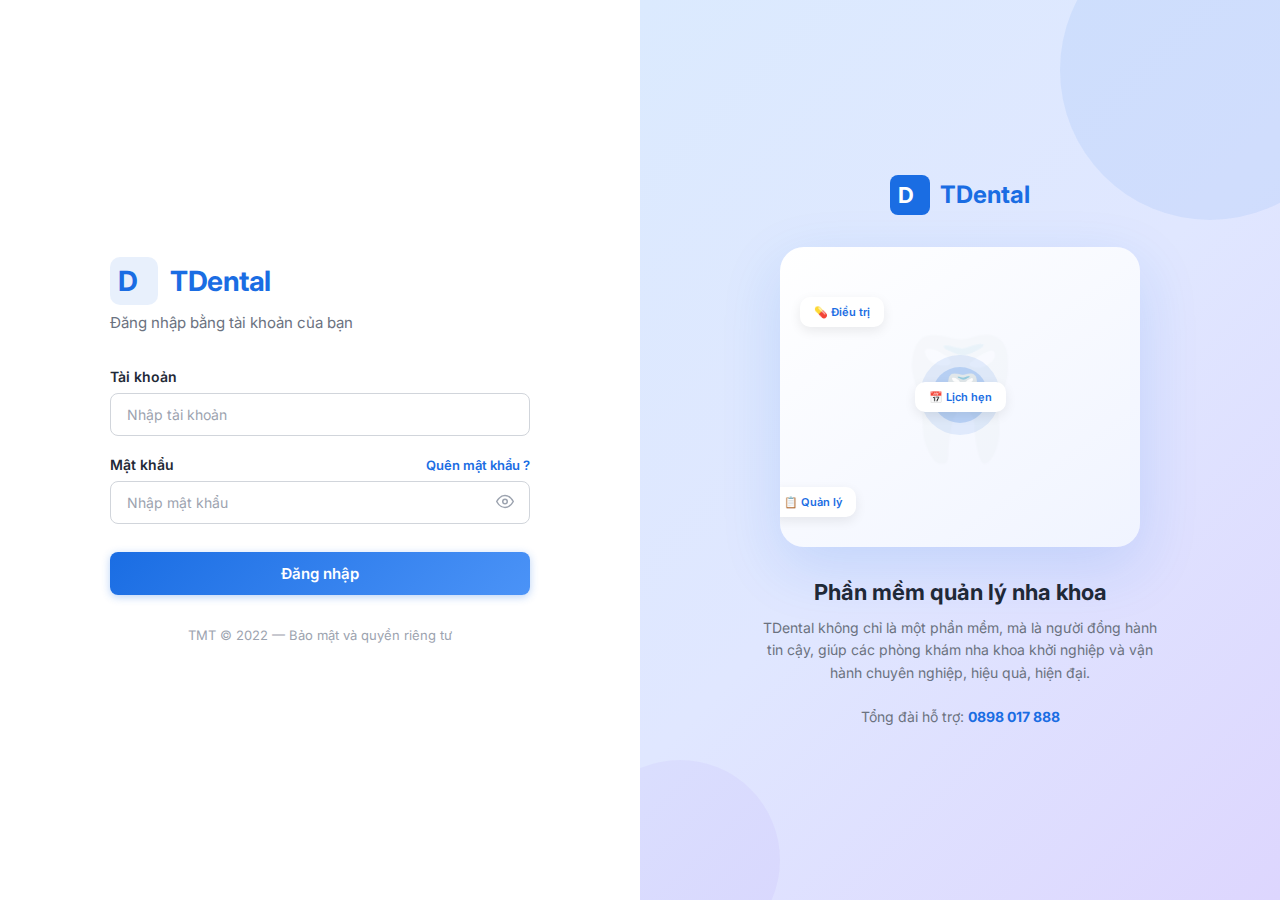
<file: scraper-web/login.html>
<!DOCTYPE html>
<html lang="vi">

<head>
    <meta charset="UTF-8">
    <meta name="viewport" content="width=device-width, initial-scale=1.0">
    <title>TDental – Đăng nhập</title>
    <meta name="description" content="TDental - Đăng nhập phần mềm quản lý nha khoa">
    <link href="https://fonts.googleapis.com/css2?family=Inter:wght@400;500;600;700&display=swap" rel="stylesheet">
    <style>
        * {
            margin: 0;
            padding: 0;
            box-sizing: border-box;
        }

        body {
            font-family: 'Inter', -apple-system, sans-serif;
            min-height: 100vh;
            display: flex;
            background: #f0f2f5;
        }

        /* ── LEFT PANEL ── */
        .login-left {
            flex: 1;
            display: flex;
            flex-direction: column;
            justify-content: center;
            align-items: center;
            padding: 40px;
            background: #fff;
        }

        .login-form-container {
            width: 100%;
            max-width: 420px;
        }

        .login-logo {
            display: flex;
            align-items: center;
            gap: 12px;
            margin-bottom: 8px;
        }

        .login-logo svg {
            width: 48px;
            height: 48px;
        }

        .login-logo h1 {
            font-size: 28px;
            font-weight: 700;
            color: #1A6DE3;
            letter-spacing: -0.5px;
        }

        .login-subtitle {
            font-size: 15px;
            color: #6b7280;
            margin-bottom: 36px;
        }

        .form-group {
            margin-bottom: 20px;
        }

        .form-label {
            display: flex;
            align-items: center;
            justify-content: space-between;
            margin-bottom: 8px;
            font-size: 14px;
            font-weight: 600;
            color: #1f2937;
        }

        .forgot-link {
            font-size: 13px;
            font-weight: 600;
            color: #1A6DE3;
            text-decoration: none;
            cursor: pointer;
        }

        .forgot-link:hover {
            text-decoration: underline;
        }

        .form-input-wrap {
            position: relative;
        }

        .form-input {
            width: 100%;
            padding: 12px 16px;
            border: 1px solid #d1d5db;
            border-radius: 8px;
            font-size: 14px;
            font-family: inherit;
            color: #1f2937;
            outline: none;
            transition: border-color .2s, box-shadow .2s;
        }

        .form-input:focus {
            border-color: #1A6DE3;
            box-shadow: 0 0 0 3px rgba(26, 109, 227, 0.1);
        }

        .form-input::placeholder {
            color: #9ca3af;
        }

        .password-toggle {
            position: absolute;
            right: 12px;
            top: 50%;
            transform: translateY(-50%);
            background: none;
            border: none;
            cursor: pointer;
            color: #9ca3af;
            padding: 4px;
        }

        .password-toggle:hover {
            color: #6b7280;
        }

        .password-toggle svg {
            width: 18px;
            height: 18px;
        }

        .login-btn {
            width: 100%;
            padding: 12px;
            background: linear-gradient(135deg, #1A6DE3, #4b93f7);
            color: #fff;
            border: none;
            border-radius: 8px;
            font-size: 15px;
            font-weight: 600;
            font-family: inherit;
            cursor: pointer;
            transition: all .2s;
            box-shadow: 0 2px 8px rgba(26, 109, 227, 0.3);
            margin-top: 8px;
        }

        .login-btn:hover {
            background: linear-gradient(135deg, #1557b8, #3b82f6);
            box-shadow: 0 4px 12px rgba(26, 109, 227, 0.4);
            transform: translateY(-1px);
        }

        .login-btn:active {
            transform: translateY(0);
        }

        .login-btn.loading {
            opacity: 0.7;
            pointer-events: none;
        }

        .login-footer {
            text-align: center;
            margin-top: 32px;
            font-size: 13px;
            color: #9ca3af;
        }

        .login-error {
            background: #fef2f2;
            border: 1px solid #fecaca;
            color: #dc2626;
            padding: 10px 14px;
            border-radius: 8px;
            font-size: 13px;
            margin-bottom: 16px;
            display: none;
        }

        .login-error.show {
            display: block;
        }

        /* ── RIGHT PANEL ── */
        .login-right {
            flex: 1;
            background: linear-gradient(135deg, #dbeafe 0%, #e0e7ff 50%, #ddd6fe 100%);
            display: flex;
            flex-direction: column;
            align-items: center;
            justify-content: center;
            padding: 40px;
            position: relative;
            overflow: hidden;
        }

        .login-right::before {
            content: '';
            position: absolute;
            top: -80px;
            right: -80px;
            width: 300px;
            height: 300px;
            background: rgba(26, 109, 227, 0.08);
            border-radius: 50%;
        }

        .login-right::after {
            content: '';
            position: absolute;
            bottom: -60px;
            left: -60px;
            width: 200px;
            height: 200px;
            background: rgba(139, 92, 246, 0.06);
            border-radius: 50%;
        }

        .right-logo {
            display: flex;
            align-items: center;
            gap: 10px;
            margin-bottom: 32px;
            position: relative;
            z-index: 1;
        }

        .right-logo svg {
            width: 40px;
            height: 40px;
        }

        .right-logo span {
            font-size: 24px;
            font-weight: 700;
            color: #1A6DE3;
        }

        .right-illustration {
            width: 360px;
            height: 300px;
            background: linear-gradient(145deg, #fff, #f0f4ff);
            border-radius: 24px;
            display: flex;
            align-items: center;
            justify-content: center;
            box-shadow: 0 20px 60px rgba(26, 109, 227, 0.15);
            margin-bottom: 32px;
            position: relative;
            z-index: 1;
            overflow: hidden;
        }

        .right-illustration .tooth-icon {
            font-size: 120px;
            opacity: 0.15;
            position: absolute;
        }

        .right-illustration .main-icon {
            position: relative;
            z-index: 2;
        }

        .right-illustration .float-card {
            position: absolute;
            background: #fff;
            padding: 8px 14px;
            border-radius: 10px;
            box-shadow: 0 4px 12px rgba(0, 0, 0, 0.08);
            font-size: 11px;
            font-weight: 600;
            color: #1A6DE3;
            z-index: 3;
            animation: floatAnim 3s ease-in-out infinite;
        }

        .float-card:nth-child(2) {
            top: 20px;
            right: -10px;
            animation-delay: 0.5s;
        }

        .float-card:nth-child(3) {
            bottom: 30px;
            left: -10px;
            animation-delay: 1s;
        }

        .float-card:nth-child(4) {
            top: 50px;
            left: 20px;
            animation-delay: 1.5s;
        }

        @keyframes floatAnim {

            0%,
            100% {
                transform: translateY(0);
            }

            50% {
                transform: translateY(-8px);
            }
        }

        .right-title {
            font-size: 22px;
            font-weight: 700;
            color: #1f2937;
            text-align: center;
            margin-bottom: 12px;
            position: relative;
            z-index: 1;
        }

        .right-desc {
            font-size: 14px;
            color: #6b7280;
            text-align: center;
            max-width: 400px;
            line-height: 1.6;
            position: relative;
            z-index: 1;
        }

        .right-hotline {
            margin-top: 24px;
            font-size: 14px;
            color: #6b7280;
            position: relative;
            z-index: 1;
        }

        .right-hotline a {
            color: #1A6DE3;
            font-weight: 700;
            text-decoration: none;
        }

        /* ── RESPONSIVE ── */
        @media (max-width: 900px) {
            body {
                flex-direction: column;
            }

            .login-right {
                display: none;
            }

            .login-left {
                min-height: 100vh;
            }
        }
    </style>
</head>

<body>

    <div class="login-left">
        <div class="login-form-container">
            <div class="login-logo">
                <svg viewBox="0 0 48 48" fill="none">
                    <rect width="48" height="48" rx="10" fill="#1A6DE3" opacity="0.1" />
                    <text x="8" y="34" font-size="28" font-weight="bold" fill="#1A6DE3"
                        font-family="Inter, sans-serif">D</text>
                </svg>
                <h1>TDental</h1>
            </div>
            <p class="login-subtitle">Đăng nhập bằng tài khoản của bạn</p>

            <div class="login-error" id="loginError"></div>

            <form id="loginForm" onsubmit="handleLogin(event)">
                <div class="form-group">
                    <label class="form-label">Tài khoản</label>
                    <input type="text" class="form-input" id="username" placeholder="Nhập tài khoản"
                        autocomplete="username">
                </div>
                <div class="form-group">
                    <div class="form-label">
                        <span>Mật khẩu</span>
                        <a class="forgot-link">Quên mật khẩu ?</a>
                    </div>
                    <div class="form-input-wrap">
                        <input type="password" class="form-input" id="password" placeholder="Nhập mật khẩu"
                            autocomplete="current-password">
                        <button type="button" class="password-toggle" onclick="togglePassword()">
                            <svg viewBox="0 0 24 24" fill="none" stroke="currentColor" stroke-width="2" id="eyeIcon">
                                <path d="M1 12s4-8 11-8 11 8 11 8-4 8-11 8-11-8-11-8z" />
                                <circle cx="12" cy="12" r="3" />
                            </svg>
                        </button>
                    </div>
                </div>
                <button type="submit" class="login-btn" id="loginBtn">Đăng nhập</button>
            </form>

            <div class="login-footer">TMT © 2022 — Bảo mật và quyền riêng tư</div>
        </div>
    </div>

    <div class="login-right">
        <div class="right-logo">
            <svg viewBox="0 0 40 40" fill="none">
                <rect width="40" height="40" rx="8" fill="#1A6DE3" />
                <text x="8" y="28" font-size="22" font-weight="bold" fill="white">D</text>
            </svg>
            <span>TDental</span>
        </div>
        <div class="right-illustration">
            <div class="tooth-icon">🦷</div>
            <div class="main-icon">
                <svg width="100" height="100" viewBox="0 0 100 100" fill="none">
                    <circle cx="50" cy="50" r="40" fill="#1A6DE3" opacity="0.1" />
                    <circle cx="50" cy="50" r="28" fill="#1A6DE3" opacity="0.2" />
                    <text x="30" y="60" font-size="36" fill="#1A6DE3">🦷</text>
                </svg>
            </div>
            <div class="float-card">📋 Quản lý</div>
            <div class="float-card">💊 Điều trị</div>
            <div class="float-card">📅 Lịch hẹn</div>
        </div>
        <h2 class="right-title">Phần mềm quản lý nha khoa</h2>
        <p class="right-desc">
            TDental không chỉ là một phần mềm, mà là người đồng hành tin cậy,
            giúp các phòng khám nha khoa khởi nghiệp và vận hành
            chuyên nghiệp, hiệu quả, hiện đại.
        </p>
        <div class="right-hotline">
            Tổng đài hỗ trợ: <a href="tel:0898017888">0898 017 888</a>
        </div>
    </div>

    <script>
        function togglePassword() {
            const pw = document.getElementById('password');
            pw.type = pw.type === 'password' ? 'text' : 'password';
        }

        async function handleLogin(e) {
            e.preventDefault();
            const btn = document.getElementById('loginBtn');
            const err = document.getElementById('loginError');
            const user = document.getElementById('username').value.trim();
            const pass = document.getElementById('password').value;

            if (!user || !pass) {
                err.textContent = 'Vui lòng nhập tài khoản và mật khẩu';
                err.classList.add('show');
                return;
            }

            btn.classList.add('loading');
            btn.textContent = 'Đang đăng nhập...';
            err.classList.remove('show');

            try {
                const res = await fetch('/api/login', {
                    method: 'POST',
                    headers: { 'Content-Type': 'application/json' },
                    body: JSON.stringify({ username: user, password: pass })
                });
                const data = await res.json();
                if (data.success) {
                    localStorage.setItem('tdental_user', JSON.stringify(data.user));
                    window.location.href = '/';
                } else {
                    err.textContent = data.message || 'Sai tài khoản hoặc mật khẩu';
                    err.classList.add('show');
                }
            } catch (ex) {
                // For demo, just redirect
                localStorage.setItem('tdental_user', JSON.stringify({ name: user, role: 'admin' }));
                window.location.href = '/';
            }
            btn.classList.remove('loading');
            btn.textContent = 'Đăng nhập';
        }
    </script>
</body>

</html>
</file>
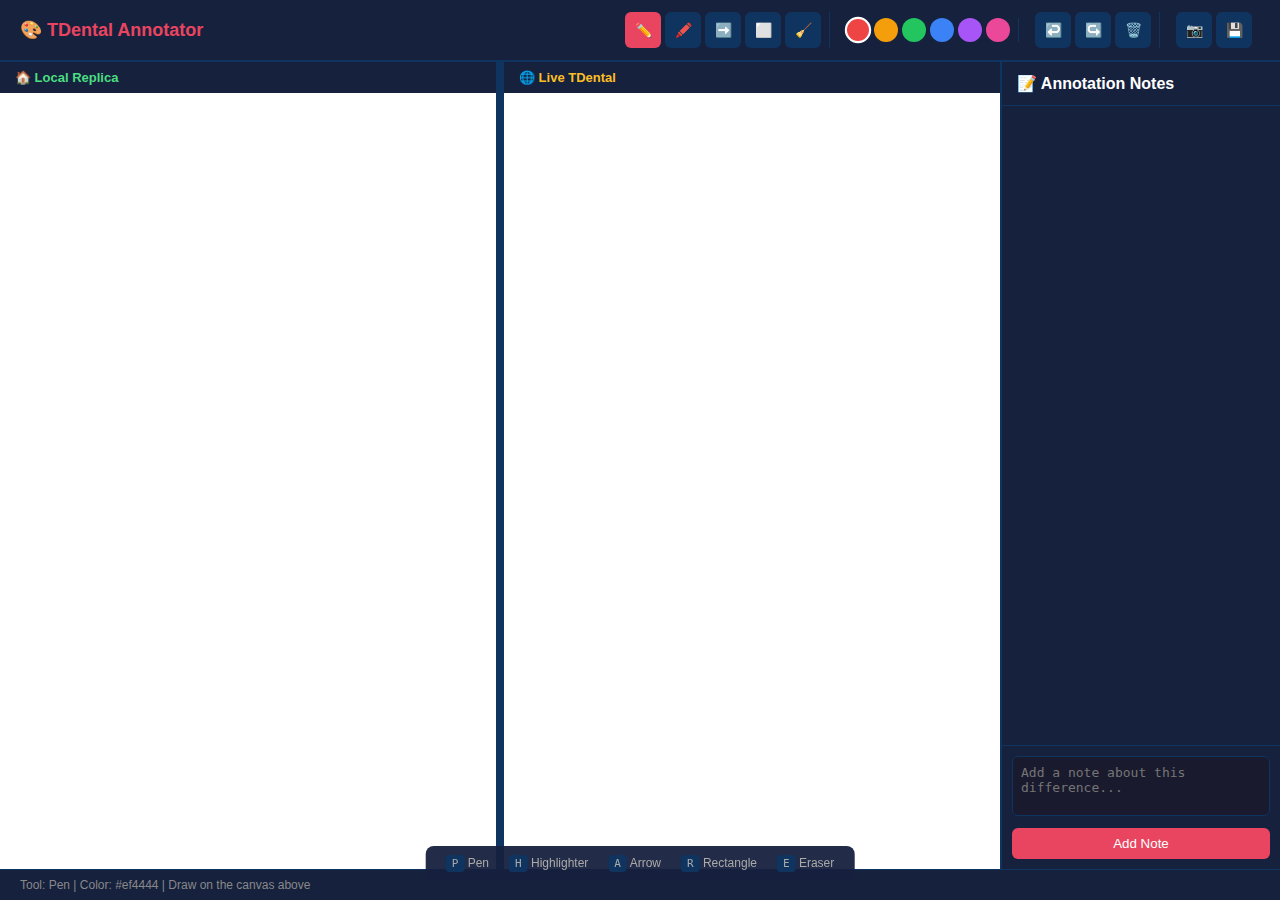
<file: scraper-web/static/annotate.html>
<!DOCTYPE html>
<html lang="vi">

<head>
    <meta charset="UTF-8">
    <meta name="viewport" content="width=device-width, initial-scale=1.0">
    <title>TDental Annotator - Smart Design Review</title>
    <style>
        * {
            margin: 0;
            padding: 0;
            box-sizing: border-box;
        }

        body {
            font-family: -apple-system, BlinkMacSystemFont, 'Segoe UI', Roboto, sans-serif;
            background: #1a1a2e;
            color: #fff;
            height: 100vh;
            display: flex;
            flex-direction: column;
            overflow: hidden;
        }

        .header {
            background: #16213e;
            padding: 12px 20px;
            display: flex;
            align-items: center;
            justify-content: space-between;
            border-bottom: 2px solid #0f3460;
            z-index: 100;
        }

        .header h1 {
            font-size: 18px;
            color: #e94560;
        }

        .toolbar {
            display: flex;
            gap: 8px;
            align-items: center;
        }

        .toolbar-group {
            display: flex;
            gap: 4px;
            padding: 0 8px;
            border-right: 1px solid #0f3460;
        }

        .toolbar-group:last-child {
            border-right: none;
        }

        .tool-btn {
            width: 36px;
            height: 36px;
            border: none;
            border-radius: 6px;
            background: #0f3460;
            color: #fff;
            cursor: pointer;
            display: flex;
            align-items: center;
            justify-content: center;
            font-size: 14px;
            transition: all 0.2s;
        }

        .tool-btn:hover {
            background: #1a4a7a;
        }

        .tool-btn.active {
            background: #e94560;
        }

        .color-picker {
            display: flex;
            gap: 4px;
        }

        .color-dot {
            width: 24px;
            height: 24px;
            border-radius: 50%;
            cursor: pointer;
            border: 2px solid transparent;
        }

        .color-dot:hover,
        .color-dot.active {
            border-color: #fff;
            transform: scale(1.1);
        }

        .main-content {
            flex: 1;
            display: flex;
            position: relative;
            overflow: hidden;
        }

        .canvas-container {
            position: absolute;
            top: 0;
            left: 0;
            right: 0;
            bottom: 0;
            pointer-events: none;
            z-index: 10;
        }

        #annotationCanvas {
            position: absolute;
            top: 0;
            left: 0;
            width: 100%;
            height: 100%;
            pointer-events: auto;
            cursor: crosshair;
        }

        .iframe-wrapper {
            flex: 1;
            display: flex;
            flex-direction: column;
            background: #fff;
            position: relative;
        }

        .iframe-label {
            background: #16213e;
            padding: 8px 15px;
            font-size: 13px;
            font-weight: 600;
        }

        .iframe-label.local {
            color: #4ade80;
        }

        .iframe-label.live {
            color: #fbbf24;
        }

        iframe {
            flex: 1;
            width: 100%;
            border: none;
        }

        .resizer {
            width: 8px;
            background: #0f3460;
            cursor: col-resize;
            z-index: 20;
        }

        .resizer:hover {
            background: #e94560;
        }

        .notes-panel {
            width: 280px;
            background: #16213e;
            border-left: 2px solid #0f3460;
            display: flex;
            flex-direction: column;
            z-index: 30;
        }

        .notes-header {
            padding: 12px 15px;
            border-bottom: 1px solid #0f3460;
            font-weight: 600;
        }

        .notes-list {
            flex: 1;
            overflow-y: auto;
            padding: 10px;
        }

        .note-item {
            background: #0f3460;
            border-radius: 8px;
            padding: 10px;
            margin-bottom: 8px;
            cursor: pointer;
            border-left: 3px solid;
        }

        .note-item:hover {
            background: #1a4a7a;
        }

        .note-text {
            font-size: 13px;
            margin-bottom: 6px;
        }

        .note-meta {
            font-size: 11px;
            color: #888;
            display: flex;
            justify-content: space-between;
        }

        .note-input {
            padding: 10px;
            border-top: 1px solid #0f3460;
        }

        .note-input textarea {
            width: 100%;
            padding: 8px;
            border: 1px solid #0f3460;
            border-radius: 6px;
            background: #1a1a2e;
            color: #fff;
            font-size: 13px;
            resize: none;
            height: 60px;
        }

        .note-input button {
            width: 100%;
            margin-top: 8px;
            padding: 8px;
            border: none;
            border-radius: 6px;
            background: #e94560;
            color: #fff;
            cursor: pointer;
        }

        .status-bar {
            background: #16213e;
            padding: 8px 20px;
            font-size: 12px;
            color: #888;
            border-top: 1px solid #0f3460;
        }

        .instructions {
            position: fixed;
            bottom: 20px;
            left: 50%;
            transform: translateX(-50%);
            background: rgba(22, 33, 62, 0.95);
            padding: 10px 20px;
            border-radius: 8px;
            font-size: 12px;
            color: #aaa;
            z-index: 50;
            display: flex;
            gap: 20px;
        }

        kbd {
            background: #0f3460;
            padding: 2px 6px;
            border-radius: 4px;
            font-size: 11px;
        }
    </style>
</head>

<body>
    <div class="header">
        <h1>🎨 TDental Annotator</h1>
        <div class="toolbar">
            <div class="toolbar-group">
                <button class="tool-btn active" id="penTool" title="Pen (P)">✏️</button>
                <button class="tool-btn" id="highlighterTool" title="Highlighter (H)">🖍️</button>
                <button class="tool-btn" id="arrowTool" title="Arrow (A)">➡️</button>
                <button class="tool-btn" id="rectTool" title="Rectangle (R)">⬜</button>
                <button class="tool-btn" id="eraserTool" title="Eraser (E)">🧹</button>
            </div>

            <div class="toolbar-group">
                <div class="color-picker">
                    <div class="color-dot active" style="background: #ef4444" data-color="#ef4444"></div>
                    <div class="color-dot" style="background: #f59e0b" data-color="#f59e0b"></div>
                    <div class="color-dot" style="background: #22c55e" data-color="#22c55e"></div>
                    <div class="color-dot" style="background: #3b82f6" data-color="#3b82f6"></div>
                    <div class="color-dot" style="background: #a855f7" data-color="#a855f7"></div>
                    <div class="color-dot" style="background: #ec4899" data-color="#ec4899"></div>
                </div>
            </div>

            <div class="toolbar-group">
                <button class="tool-btn" id="undoBtn" title="Undo (Ctrl+Z)">↩️</button>
                <button class="tool-btn" id="redoBtn" title="Redo">↪️</button>
                <button class="tool-btn" id="clearBtn" title="Clear All">🗑️</button>
            </div>

            <div class="toolbar-group">
                <button class="tool-btn" id="screenshotBtn" title="Screenshot">📷</button>
                <button class="tool-btn" id="saveBtn" title="Save (Ctrl+S)">💾</button>
            </div>
        </div>
    </div>

    <div class="main-content">
        <div class="iframe-wrapper" style="flex:1">
            <div class="iframe-label local">🏠 Local Replica</div>
            <iframe id="localFrame" src="http://localhost:8899/"></iframe>
        </div>

        <div class="resizer" id="resizer"></div>

        <div class="iframe-wrapper" style="flex:1">
            <div class="iframe-label live">🌐 Live TDental</div>
            <iframe id="liveFrame" src="https://tamdentist.tdental.vn"></iframe>
        </div>

        <div class="canvas-container">
            <canvas id="annotationCanvas"></canvas>
        </div>

        <div class="notes-panel">
            <div class="notes-header">📝 Annotation Notes</div>
            <div class="notes-list" id="notesList"></div>
            <div class="note-input">
                <textarea id="noteText" placeholder="Add a note about this difference..."></textarea>
                <button onclick="addNote()">Add Note</button>
            </div>
        </div>
    </div>

    <div class="status-bar" id="toolStatus">
        Tool: Pen | Color: #ef4444 | Draw on the canvas above
    </div>

    <div class="instructions">
        <span><kbd>P</kbd> Pen</span>
        <span><kbd>H</kbd> Highlighter</span>
        <span><kbd>A</kbd> Arrow</span>
        <span><kbd>R</kbd> Rectangle</span>
        <span><kbd>E</kbd> Eraser</span>
    </div>

    <script>
        const canvas = document.getElementById('annotationCanvas');
        const ctx = canvas.getContext('2d');

        let isDrawing = false;
        let currentTool = 'pen';
        let currentColor = '#ef4444';
        let startX, startY;
        let history = [];
        let historyIndex = -1;
        let notes = [];

        function resizeCanvas() {
            const container = document.querySelector('.main-content');
            canvas.width = container.offsetWidth;
            canvas.height = container.offsetHeight;
        }

        window.addEventListener('resize', resizeCanvas);
        resizeCanvas();

        // Tool selection
        const tools = ['penTool', 'highlighterTool', 'arrowTool', 'rectTool', 'eraserTool'];
        tools.forEach(id => {
            document.getElementById(id).addEventListener('click', () => {
                tools.forEach(t => document.getElementById(t).classList.remove('active'));
                document.getElementById(id).classList.add('active');
                currentTool = id.replace('Tool', '');
                document.getElementById('toolStatus').textContent =
                    'Tool: ' + currentTool.charAt(0).toUpperCase() + currentTool.slice(1) + ' | Color: ' + currentColor + ' | Draw on canvas';
            });
        });

        // Color selection
        document.querySelectorAll('.color-dot').forEach(dot => {
            dot.addEventListener('click', () => {
                document.querySelectorAll('.color-dot').forEach(d => d.classList.remove('active'));
                dot.classList.add('active');
                currentColor = dot.dataset.color;
            });
        });

        function getPos(e) {
            const rect = canvas.getBoundingClientRect();
            return { x: e.clientX - rect.left, y: e.clientY - rect.top };
        }

        function startDrawing(e) {
            isDrawing = true;
            const pos = getPos(e);
            startX = pos.x;
            startY = pos.y;

            if (currentTool === 'highlighter') {
                ctx.globalAlpha = 0.3;
            } else {
                ctx.globalAlpha = 1;
            }

            ctx.beginPath();
            ctx.moveTo(pos.x, pos.y);
            ctx.strokeStyle = currentTool === 'eraser' ? '#1a1a2e' : currentColor;
            ctx.lineWidth = currentTool === 'eraser' ? 20 : 3;
            ctx.lineCap = 'round';
            ctx.lineJoin = 'round';
        }

        function draw(e) {
            if (!isDrawing) return;
            const pos = getPos(e);

            if (currentTool === 'pen' || currentTool === 'highlighter' || currentTool === 'eraser') {
                ctx.lineTo(pos.x, pos.y);
                ctx.stroke();
            }
        }

        function stopDrawing(e) {
            if (!isDrawing) return;
            isDrawing = false;
            ctx.globalAlpha = 1;

            const pos = getPos(e);

            if (currentTool === 'arrow') {
                drawArrow(startX, startY, pos.x, pos.y);
            } else if (currentTool === 'rect') {
                ctx.strokeRect(startX, startY, pos.x - startX, pos.y - startY);
            }

            saveState();
        }

        function drawArrow(x1, y1, x2, y2) {
            const headLength = 15;
            const angle = Math.atan2(y2 - y1, x2 - x1);

            ctx.beginPath();
            ctx.moveTo(x1, y1);
            ctx.lineTo(x2, y2);
            ctx.stroke();

            ctx.beginPath();
            ctx.moveTo(x2, y2);
            ctx.lineTo(x2 - headLength * Math.cos(angle - Math.PI / 6), y2 - headLength * Math.sin(angle - Math.PI / 6));
            ctx.moveTo(x2, y2);
            ctx.lineTo(x2 - headLength * Math.cos(angle + Math.PI / 6), y2 - headLength * Math.sin(angle + Math.PI / 6));
            ctx.stroke();
        }

        function saveState() {
            history = history.slice(0, historyIndex + 1);
            history.push(canvas.toDataURL());
            historyIndex++;
        }

        document.getElementById('undoBtn').addEventListener('click', () => {
            if (historyIndex > 0) {
                historyIndex--;
                restoreState();
            }
        });

        document.getElementById('redoBtn').addEventListener('click', () => {
            if (historyIndex < history.length - 1) {
                historyIndex++;
                restoreState();
            }
        });

        function restoreState() {
            const img = new Image();
            img.onload = () => {
                ctx.clearRect(0, 0, canvas.width, canvas.height);
                ctx.drawImage(img, 0, 0);
            };
            img.src = history[historyIndex];
        }

        document.getElementById('clearBtn').addEventListener('click', () => {
            ctx.clearRect(0, 0, canvas.width, canvas.height);
            saveState();
        });

        canvas.addEventListener('mousedown', startDrawing);
        canvas.addEventListener('mousemove', draw);
        canvas.addEventListener('mouseup', stopDrawing);
        canvas.addEventListener('mouseout', stopDrawing);

        // Keyboard shortcuts
        document.addEventListener('keydown', (e) => {
            if (e.key === 'p') document.getElementById('penTool').click();
            if (e.key === 'h') document.getElementById('highlighterTool').click();
            if (e.key === 'a') document.getElementById('arrowTool').click();
            if (e.key === 'r') document.getElementById('rectTool').click();
            if (e.key === 'e') document.getElementById('eraserTool').click();
            if (e.ctrlKey && e.key === 'z') { e.preventDefault(); document.getElementById('undoBtn').click(); }
            if (e.ctrlKey && e.key === 's') { e.preventDefault(); saveAnnotation(); }
        });

        // Notes functionality
        function addNote() {
            const text = document.getElementById('noteText').value;
            if (!text) return;

            const note = {
                id: Date.now(),
                text: text,
                timestamp: new Date().toLocaleString(),
                color: currentColor
            };

            notes.push(note);
            renderNotes();
            document.getElementById('noteText').value = '';
        }

        function renderNotes() {
            const list = document.getElementById('notesList');
            list.innerHTML = notes.map(note =>
                '<div class="note-item" style="border-left-color: ' + note.color + '">' +
                '<div class="note-text">' + note.text + '</div>' +
                '<div class="note-meta">' +
                '<span>' + note.timestamp + '</span>' +
                '<span onclick="deleteNote(' + note.id + ')">🗑️</span>' +
                '</div>' +
                '</div>'
            ).join('');
        }

        function deleteNote(id) {
            notes = notes.filter(n => n.id !== id);
            renderNotes();
        }

        // Save annotation
        function saveAnnotation() {
            const name = 'Annotation ' + new Date().toLocaleString();

            const data = {
                name: name,
                image: canvas.toDataURL('image/png'),
                notes: notes,
                timestamp: new Date().toISOString()
            };

            const saved = JSON.parse(localStorage.getItem('tdental_annotations') || '[]');
            saved.push(data);
            localStorage.setItem('tdental_annotations', JSON.stringify(saved));

            alert('Saved! Total: ' + saved.length + ' annotations');
        }

        // Screenshot
        document.getElementById('screenshotBtn').addEventListener('click', () => {
            const link = document.createElement('a');
            link.download = 'tdental-annotation-' + Date.now() + '.png';
            link.href = canvas.toDataURL();
            link.click();
        });

        // Resizer
        const resizer = document.getElementById('resizer');
        let isResizing = false;

        resizer.addEventListener('mousedown', () => { isResizing = true; });

        document.addEventListener('mousemove', (e) => {
            if (!isResizing) return;
            const containers = document.querySelectorAll('.iframe-wrapper');
            const container = document.querySelector('.main-content');
            const percent = (e.clientX - container.getBoundingClientRect().left) / container.offsetWidth * 100;
            containers[0].style.flex = percent;
            containers[1].style.flex = 100 - percent - 1;
        });

        document.addEventListener('mouseup', () => { isResizing = false; });

        saveState();
    </script>
</body>

</html>
</file>
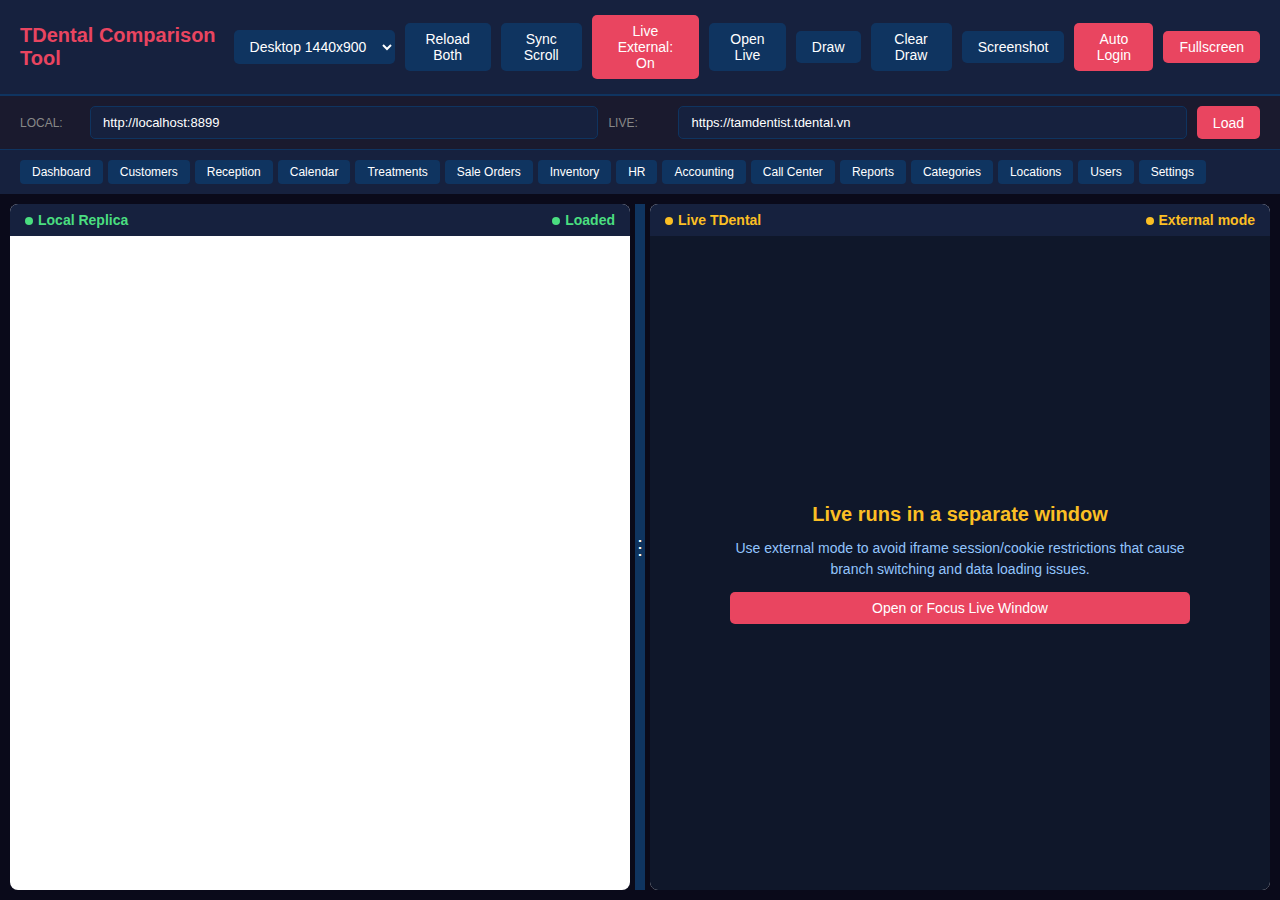
<file: scraper-web/static/compare.html>
<!DOCTYPE html>
<html lang="vi">

<head>
    <meta charset="UTF-8">
    <meta name="viewport" content="width=device-width, initial-scale=1.0">
    <title>TDental Comparison - Local vs Live</title>
    <style>
        * {
            margin: 0;
            padding: 0;
            box-sizing: border-box;
        }

        body {
            font-family: -apple-system, BlinkMacSystemFont, 'Segoe UI', Roboto, sans-serif;
            background: #1a1a2e;
            color: #fff;
            height: 100vh;
            display: flex;
            flex-direction: column;
        }

        /* Header */
        .header {
            background: #16213e;
            padding: 15px 20px;
            display: flex;
            align-items: center;
            justify-content: space-between;
            border-bottom: 2px solid #0f3460;
        }

        .header h1 {
            font-size: 20px;
            color: #e94560;
        }

        .header-controls {
            display: flex;
            gap: 10px;
            align-items: center;
        }

        .btn {
            padding: 8px 16px;
            border: none;
            border-radius: 5px;
            cursor: pointer;
            font-size: 14px;
            transition: all 0.3s;
        }

        .btn-primary {
            background: #e94560;
            color: white;
        }

        .btn-primary:hover {
            background: #ff6b6b;
        }

        .btn-secondary {
            background: #0f3460;
            color: white;
        }

        .btn-secondary:hover {
            background: #1a4a7a;
        }

        /* URL Inputs */
        .url-bar {
            display: flex;
            gap: 10px;
            padding: 10px 20px;
            background: #1a1a2e;
            border-bottom: 1px solid #0f3460;
        }

        .url-input-group {
            flex: 1;
            display: flex;
            align-items: center;
            gap: 10px;
        }

        .url-input-group label {
            font-size: 12px;
            color: #888;
            min-width: 60px;
        }

        .url-input {
            flex: 1;
            padding: 8px 12px;
            border: 1px solid #0f3460;
            border-radius: 5px;
            background: #16213e;
            color: #fff;
            font-size: 13px;
        }

        .url-input:focus {
            outline: none;
            border-color: #e94560;
        }

        /* Iframe Container */
        .iframe-container {
            flex: 1;
            display: flex;
            gap: 5px;
            padding: 10px;
            background: #0a0a1a;
            position: relative;
        }

        .iframe-wrapper {
            flex: 1;
            display: flex;
            flex-direction: column;
            background: #fff;
            border-radius: 8px;
            overflow: hidden;
        }

        .iframe-label {
            background: #16213e;
            padding: 8px 15px;
            font-size: 14px;
            font-weight: 600;
            display: flex;
            justify-content: space-between;
            align-items: center;
        }

        .iframe-label.local {
            color: #4ade80;
        }

        .iframe-label.live {
            color: #fbbf24;
        }

        .status-dot {
            width: 8px;
            height: 8px;
            border-radius: 50%;
            display: inline-block;
            margin-right: 5px;
        }

        .status-dot.green {
            background: #4ade80;
        }

        .status-dot.red {
            background: #ef4444;
        }

        .status-dot.yellow {
            background: #fbbf24;
        }

        iframe {
            flex: 1;
            width: 100%;
            border: none;
        }

        /* Resizer */
        .resizer {
            width: 10px;
            background: #0f3460;
            cursor: col-resize;
            display: flex;
            align-items: center;
            justify-content: center;
        }

        .resizer:hover {
            background: #e94560;
        }

        .resizer::after {
            content: "⋮";
            color: #fff;
            font-size: 20px;
        }

        /* Loading Overlay */
        .loading {
            position: fixed;
            top: 0;
            left: 0;
            right: 0;
            bottom: 0;
            background: rgba(0, 0, 0, 0.8);
            display: flex;
            justify-content: center;
            align-items: center;
            z-index: 1000;
        }

        .loading.hidden {
            display: none;
        }

        .spinner {
            width: 50px;
            height: 50px;
            border: 5px solid #0f3460;
            border-top: 5px solid #e94560;
            border-radius: 50%;
            animation: spin 1s linear infinite;
        }

        @keyframes spin {
            0% {
                transform: rotate(0deg);
            }

            100% {
                transform: rotate(360deg);
            }
        }

        /* Error Message */
        .error-toast {
            position: fixed;
            bottom: 20px;
            left: 50%;
            transform: translateX(-50%);
            background: #ef4444;
            color: white;
            padding: 15px 25px;
            border-radius: 8px;
            display: none;
            z-index: 1001;
        }

        .error-toast.show {
            display: block;
        }

        /* Quick Links */
        .quick-links {
            display: flex;
            gap: 5px;
            padding: 10px 20px;
            background: #16213e;
            overflow-x: auto;
        }

        .quick-link {
            padding: 5px 12px;
            background: #0f3460;
            border: none;
            border-radius: 4px;
            color: #fff;
            font-size: 12px;
            cursor: pointer;
            white-space: nowrap;
        }

        .quick-link:hover {
            background: #e94560;
        }

        .btn-secondary.is-active {
            background: #e94560;
        }

        .live-external-panel {
            flex: 1;
            display: none;
            padding: 24px;
            background: #0f172a;
            color: #dbeafe;
            align-items: center;
            justify-content: center;
            text-align: center;
        }

        .live-external-panel-content {
            max-width: 460px;
            display: flex;
            flex-direction: column;
            gap: 12px;
        }

        .live-external-panel h3 {
            font-size: 20px;
            color: #fbbf24;
        }

        .live-external-panel p {
            font-size: 14px;
            color: #93c5fd;
            line-height: 1.5;
        }

        .iframe-wrapper.external-mode iframe {
            display: none;
        }

        .iframe-wrapper.external-mode .live-external-panel {
            display: flex;
        }

        .draw-layer {
            position: absolute;
            top: 10px;
            left: 10px;
            right: 10px;
            bottom: 10px;
            width: calc(100% - 20px);
            height: calc(100% - 20px);
            z-index: 20;
            pointer-events: none;
            cursor: crosshair;
            touch-action: none;
        }

        .draw-layer.enabled {
            pointer-events: auto;
        }
    </style>
</head>

<body>
    <div class="loading" id="loading">
        <div class="spinner"></div>
    </div>

    <div class="error-toast" id="errorToast"></div>

        <div class="header">
        <h1>TDental Comparison Tool</h1>
        <div class="header-controls">
            <select id="viewportSelect" class="btn btn-secondary" style="padding: 8px 12px;" onchange="changeViewport()">
                <option value="desktop" selected>Desktop 1440x900</option>
                <option value="tablet">Tablet 768x1024</option>
                <option value="mobile">Mobile 375x667</option>
            </select>
            <button class="btn btn-secondary" onclick="reloadBoth()">Reload Both</button>
            <button class="btn btn-secondary" id="syncBtn" onclick="toggleSync()">Sync Scroll</button>
            <button class="btn btn-secondary" id="liveModeBtn" onclick="toggleLiveMode()">Live External: On</button>
            <button class="btn btn-secondary" onclick="openLiveWindow()">Open Live</button>
            <button class="btn btn-secondary" id="drawToggleBtn" onclick="toggleDrawMode()">Draw</button>
            <button class="btn btn-secondary" onclick="clearDrawing()">Clear Draw</button>
            <button class="btn btn-secondary" onclick="captureComparison()">Screenshot</button>
            <button class="btn btn-primary" onclick="autoLogin()">Auto Login</button>
            <button class="btn btn-primary" onclick="fullscreen()">Fullscreen</button>
        </div>
    </div>

    <div class="url-bar">
        <div class="url-input-group">
            <label>LOCAL:</label>
            <input type="text" class="url-input" id="localUrl" value="http://localhost:8899" placeholder="Local URL">
        </div>
        <div class="url-input-group">
            <label>LIVE:</label>
            <input type="text" class="url-input" id="liveUrl" value="https://tamdentist.tdental.vn"
                placeholder="Live URL">
        </div>
        <button class="btn btn-primary" onclick="loadUrls()">Load</button>
    </div>

    <div class="quick-links">
        <button class="quick-link" onclick="navigateBoth('dashboard')">Dashboard</button>
        <button class="quick-link" onclick="navigateBoth('partners/customers')">Customers</button>
        <button class="quick-link" onclick="navigateBoth('reception')">Reception</button>
        <button class="quick-link" onclick="navigateBoth('calendar')">Calendar</button>
        <button class="quick-link" onclick="navigateBoth('treatments')">Treatments</button>
        <button class="quick-link" onclick="navigateBoth('sale-management')">Sale Orders</button>
        <button class="quick-link" onclick="navigateBoth('stock')">Inventory</button>
        <button class="quick-link" onclick="navigateBoth('hr/employees')">HR</button>
        <button class="quick-link" onclick="navigateBoth('accounting')">Accounting</button>
        <button class="quick-link" onclick="navigateBoth('callcenter')">Call Center</button>
        <button class="quick-link" onclick="navigateBoth('reports')">Reports</button>
        <button class="quick-link" onclick="navigateBoth('categories')">Categories</button>
        <button class="quick-link" onclick="navigateBoth('locations')">Locations</button>
        <button class="quick-link" onclick="navigateBoth('users')">Users</button>
        <button class="quick-link" onclick="navigateBoth('settings')">Settings</button>
    </div>

    <div class="iframe-container">
        <div class="iframe-wrapper">
            <div class="iframe-label local">
                <span><span class="status-dot green"></span>Local Replica</span>
                <span id="localStatus">Loading...</span>
            </div>
            <iframe id="localFrame" src="http://localhost:8899"></iframe>
        </div>

        <div class="resizer" id="resizer"></div>

        <div class="iframe-wrapper external-mode" id="liveWrapper">
            <div class="iframe-label live">
                <span><span class="status-dot yellow"></span>Live TDental</span>
                <span id="liveStatus"><span class="status-dot yellow"></span>External mode</span>
            </div>
            <iframe id="liveFrame" src="about:blank"></iframe>
            <div class="live-external-panel">
                <div class="live-external-panel-content">
                    <h3>Live runs in a separate window</h3>
                    <p>Use external mode to avoid iframe session/cookie restrictions that cause branch switching and data loading issues.</p>
                    <button class="btn btn-primary" onclick="openLiveWindow()">Open or Focus Live Window</button>
                </div>
            </div>
        </div>

        <canvas id="drawLayer" class="draw-layer" aria-label="Annotation layer"></canvas>
    </div>

    <script>
        const localFrame = document.getElementById('localFrame');
        const liveFrame = document.getElementById('liveFrame');
        const localUrlInput = document.getElementById('localUrl');
        const liveUrlInput = document.getElementById('liveUrl');
        const localStatus = document.getElementById('localStatus');
        const liveStatus = document.getElementById('liveStatus');
        const loading = document.getElementById('loading');
        const errorToast = document.getElementById('errorToast');
        const drawLayer = document.getElementById('drawLayer');
        const drawToggleBtn = document.getElementById('drawToggleBtn');
        const liveWrapper = document.getElementById('liveWrapper');
        const liveModeBtn = document.getElementById('liveModeBtn');

        let syncScroll = false;
        let isScrolling = false;
        let warningShown = false;
        let drawMode = false;
        let drawing = false;
        let activePointerId = null;
        let drawCtx = null;
        let drawResizeObserver = null;
        let liveExternalMode = true;
        let liveWindowRef = null;

        const LOCAL_ROUTE_MAP = {
            // Live route -> Local route mapping
            'partners/customers': 'customers',
            'sale-management': 'purchase',
            'stock': 'inventory',
            'hr/employees': 'salary',
            'accounting': 'cashbook',
            'callcenter': 'callcenter',
            'reports': 'reports',
            'categories': 'categories',
            'locations': 'locations',
            'users': 'users',
            'settings': 'settings',
            // Default routes (live == local)
            'dashboard': 'dashboard',
            'reception': 'reception',
            'calendar': 'calendar',
            'treatments': 'treatments'
        };

        const VIEWPORTS = {
            'desktop': { width: 1440, height: 900 },
            'tablet': { width: 768, height: 1024 },
            'mobile': { width: 375, height: 667 }
        };

        let currentViewport = 'desktop';

        const DRAW_STYLE = {
            color: '#ff3158',
            width: 3
        };

        function resizeDrawLayer(preserve = true) {
            const rect = drawLayer.getBoundingClientRect();
            if (!rect.width || !rect.height) return;

            const ratio = window.devicePixelRatio || 1;
            const previous = preserve ? document.createElement('canvas') : null;
            if (previous) {
                previous.width = drawLayer.width;
                previous.height = drawLayer.height;
                const prevCtx = previous.getContext('2d');
                prevCtx.drawImage(drawLayer, 0, 0);
            }

            drawLayer.width = Math.floor(rect.width * ratio);
            drawLayer.height = Math.floor(rect.height * ratio);

            drawCtx = drawLayer.getContext('2d');
            drawCtx.setTransform(ratio, 0, 0, ratio, 0, 0);
            drawCtx.lineCap = 'round';
            drawCtx.lineJoin = 'round';
            drawCtx.strokeStyle = DRAW_STYLE.color;
            drawCtx.lineWidth = DRAW_STYLE.width;

            if (previous && previous.width && previous.height) {
                drawCtx.drawImage(previous, 0, 0, previous.width, previous.height, 0, 0, rect.width, rect.height);
            }
        }

        function getDrawPoint(event) {
            const rect = drawLayer.getBoundingClientRect();
            return {
                x: event.clientX - rect.left,
                y: event.clientY - rect.top
            };
        }

        function onDrawStart(event) {
            if (!drawMode) return;
            if (event.pointerType === 'mouse' && event.button !== 0) return;
            if (!drawCtx) resizeDrawLayer(false);

            drawing = true;
            activePointerId = event.pointerId;
            drawLayer.setPointerCapture(event.pointerId);
            const point = getDrawPoint(event);
            drawCtx.beginPath();
            drawCtx.moveTo(point.x, point.y);
            event.preventDefault();
        }

        function onDrawMove(event) {
            if (!drawMode || !drawing || event.pointerId !== activePointerId || !drawCtx) return;

            const point = getDrawPoint(event);
            drawCtx.lineTo(point.x, point.y);
            drawCtx.stroke();
            event.preventDefault();
        }

        function onDrawEnd(event) {
            if (!drawing || event.pointerId !== activePointerId) return;

            drawing = false;
            activePointerId = null;
            if (drawCtx) {
                drawCtx.beginPath();
            }
            if (drawLayer.hasPointerCapture(event.pointerId)) {
                drawLayer.releasePointerCapture(event.pointerId);
            }
        }

        function toggleDrawMode() {
            drawMode = !drawMode;
            drawLayer.classList.toggle('enabled', drawMode);
            drawToggleBtn.classList.toggle('is-active', drawMode);
            drawToggleBtn.textContent = drawMode ? '✏️ Drawing On' : '✏️ Draw';

            if (!drawMode && drawing) {
                drawing = false;
                activePointerId = null;
                if (drawCtx) {
                    drawCtx.beginPath();
                }
            }

            showToast(drawMode ? 'Draw mode enabled' : 'Draw mode disabled');
        }

        function clearDrawing() {
            if (!drawCtx) resizeDrawLayer(false);
            if (!drawCtx) return;
            drawCtx.clearRect(0, 0, drawLayer.width, drawLayer.height);
            showToast('Drawing cleared');
        }

        async function captureComparison() {
            if (!navigator.mediaDevices || !navigator.mediaDevices.getDisplayMedia) {
                showToast('Screenshot not supported in this browser');
                return;
            }

            let stream;
            try {
                stream = await navigator.mediaDevices.getDisplayMedia({
                    video: {
                        preferCurrentTab: true
                    },
                    audio: false
                });

                const video = document.createElement('video');
                video.srcObject = stream;
                await video.play();
                await new Promise(resolve => setTimeout(resolve, 250));

                const captureCanvas = document.createElement('canvas');
                captureCanvas.width = video.videoWidth;
                captureCanvas.height = video.videoHeight;
                captureCanvas.getContext('2d').drawImage(video, 0, 0, captureCanvas.width, captureCanvas.height);

                const timestamp = new Date().toISOString().replace(/[:.]/g, '-');
                const link = document.createElement('a');
                link.href = captureCanvas.toDataURL('image/png');
                link.download = `tdental-compare-${timestamp}.png`;
                document.body.appendChild(link);
                link.click();
                link.remove();

                video.pause();
                video.srcObject = null;
                showToast('Screenshot saved');
            } catch (error) {
                if (error && error.name === 'NotAllowedError') {
                    showToast('Screenshot canceled');
                } else if (error) {
                    showToast('Screenshot failed: ' + error.message);
                }
            } finally {
                if (stream) {
                    stream.getTracks().forEach(track => track.stop());
                }
            }
        }

        function getBaseUrl(inputValue) {
            return (inputValue || '').trim().replace(/\/+$/, '');
        }

        function changeViewport() {
            const viewport = document.getElementById('viewportSelect').value;
            currentViewport = viewport;
            const config = VIEWPORTS[viewport];
            if (config) {
                // Resize the iframe container to simulate viewport
                const container = document.querySelector('.iframe-container');
                // Note: Actual viewport simulation would require iframe resizing
                // For now, we update the indicator
                showToast(`Viewport: ${viewport} (${config.width}x${config.height})`);
            }
        }

        function normalizeRoute(route) {
            return String(route || '').trim()
                .replace(/^#/g, '')
                .replace(/^\/+/, '')
                .replace(/\/+$/, '');
        }

        function localRoute(route) {
            const key = normalizeRoute(route);
            const target = LOCAL_ROUTE_MAP[key] || key || 'dashboard';
            return `#${target}`;
        }

        function liveRoute(route) {
            const key = normalizeRoute(route) || 'dashboard';
            // Live uses #/ prefix for all routes except dashboard
            if (key === 'dashboard') {
                return '#/dashboard';
            }
            return '#/' + key;
        }

        function buildLiveUrl(route) {
            const liveBase = getBaseUrl(liveUrlInput.value) || 'https://tamdentist.tdental.vn';
            if (!route) return liveBase;
            return `${liveBase}/` + liveRoute(route);
        }

        function isLiveWindowOpen() {
            return !!(liveWindowRef && !liveWindowRef.closed);
        }

        function updateLiveModeUI() {
            liveWrapper.classList.toggle('external-mode', liveExternalMode);
            liveModeBtn.classList.toggle('is-active', liveExternalMode);
            liveModeBtn.textContent = liveExternalMode ? 'Live External: On' : 'Live External: Off';

            if (liveExternalMode) {
                liveStatus.innerHTML = '<span class="status-dot yellow"></span>External mode';
            } else {
                liveStatus.innerHTML = '<span class="status-dot yellow"></span>Iframe mode';
            }
        }

        function openLiveWindow(route) {
            const target = route ? buildLiveUrl(route) : buildLiveUrl();
            const popup = window.open(target, 'tdental_live_window');

            if (!popup) {
                liveStatus.innerHTML = '<span class="status-dot red"></span>Popup blocked';
                showToast('Popup blocked. Allow popups for localhost to use external live mode');
                return false;
            }

            liveWindowRef = popup;
            try {
                liveWindowRef.focus();
            } catch (e) {
                // Ignore focus errors from browser restrictions.
            }

            liveStatus.innerHTML = '<span class="status-dot green"></span>External window open';
            return true;
        }

        function toggleLiveMode() {
            liveExternalMode = !liveExternalMode;
            syncScroll = false;
            warningShown = false;
            updateLiveModeUI();

            if (liveExternalMode) {
                liveFrame.src = 'about:blank';
                loading.classList.add('hidden');
                openLiveWindow();
                showToast('Live external mode enabled');
                return;
            }

            liveFrame.src = buildLiveUrl();
            loading.classList.remove('hidden');
            showToast('Live iframe mode enabled');
        }

        // Load URLs from input
        function loadUrls() {
            const localUrl = getBaseUrl(localUrlInput.value);
            const liveUrl = getBaseUrl(liveUrlInput.value);

            loading.classList.remove('hidden');

            localFrame.src = localUrl;
            if (liveExternalMode) {
                openLiveWindow();
            } else {
                liveFrame.src = liveUrl;
            }
        }

        // Reload both frames
        function reloadBoth() {
            loading.classList.remove('hidden');
            try {
                localFrame.contentWindow.location.reload();
            } catch (e) {
                localFrame.src = localFrame.src;
            }

            if (liveExternalMode) {
                if (isLiveWindowOpen()) {
                    try {
                        liveWindowRef.location.reload();
                        liveStatus.innerHTML = '<span class="status-dot green"></span>External window open';
                    } catch (e) {
                        openLiveWindow();
                    }
                } else {
                    openLiveWindow();
                }
            } else {
                try {
                    liveFrame.contentWindow.location.reload();
                } catch (e) {
                    liveFrame.src = liveFrame.src;
                }
            }
        }

        // Toggle scroll sync
        function toggleSync() {
            if (liveExternalMode) {
                syncScroll = false;
                showToast('Scroll sync is unavailable in external live mode');
                return;
            }
            syncScroll = !syncScroll;
            showToast(syncScroll ? 'Scroll sync enabled' : 'Scroll sync disabled');
        }

        // Auto login to both sites
        async function autoLogin() {
            // Login to local
            try {
                const localBase = getBaseUrl(localUrlInput.value) || 'http://localhost:8899';
                const localRes = await fetch(`${localBase}/api/auth/login`, {
                    method: 'POST',
                    headers: { 'Content-Type': 'application/json' },
                    body: JSON.stringify({ email: 'admin@tdental.vn', password: 'admin123' })
                });
                const localData = await localRes.json();
                if (localData.success) {
                    // Set cookie for local
                    document.cookie = `tdental_session=${localData.token}; path=/`;
                    localFrame.src = `${localBase}/`;
                    if (liveExternalMode && !isLiveWindowOpen()) {
                        openLiveWindow();
                    }
                    showToast('✅ Local logged in');
                }
            } catch (e) {
                showToast('Local login failed: ' + e.message);
            }
        }

        // Navigate both frames to same route
        function navigateBoth(route) {
            const localBase = getBaseUrl(localUrlInput.value);
            const liveBase = getBaseUrl(liveUrlInput.value);

            localFrame.src = `${localBase}/` + localRoute(route);
            if (liveExternalMode) {
                const popup = isLiveWindowOpen() ? liveWindowRef : null;
                const targetUrl = `${liveBase}/` + liveRoute(route);
                if (popup) {
                    try {
                        popup.location.href = targetUrl;
                        popup.focus();
                        liveStatus.innerHTML = '<span class="status-dot green"></span>External route synced';
                    } catch (e) {
                        openLiveWindow(route);
                    }
                } else {
                    openLiveWindow(route);
                }
            } else {
                liveFrame.src = `${liveBase}/` + liveRoute(route);
            }

            loading.classList.remove('hidden');
        }

        // Fullscreen mode
        function fullscreen() {
            if (document.fullscreenElement) {
                document.exitFullscreen();
            } else {
                document.documentElement.requestFullscreen();
            }
        }

        // Show error toast
        function showToast(message) {
            errorToast.textContent = message;
            errorToast.classList.add('show');
            setTimeout(() => {
                errorToast.classList.remove('show');
            }, 3000);
        }

        // Handle iframe load events
        localFrame.onload = function () {
            localStatus.innerHTML = '<span class="status-dot green"></span>Loaded';
            loading.classList.add('hidden');
        };

        localFrame.onerror = function () {
            localStatus.textContent = 'Error';
            localStatus.innerHTML = '<span class="status-dot red"></span>Error';
            loading.classList.add('hidden');
            showToast('Local iframe failed to load. Make sure local server is running on port 8899');
        };

        liveFrame.onload = function () {
            if (liveExternalMode) return;
            liveStatus.innerHTML = '<span class="status-dot green"></span>Loaded';
            loading.classList.add('hidden');
        };

        liveFrame.onerror = function () {
            if (liveExternalMode) return;
            liveStatus.innerHTML = '<span class="status-dot red"></span>Blocked';
            loading.classList.add('hidden');
            showToast('Live TDental may block iframe embedding (X-Frame-Options)');
        };

        // Scroll sync
        function getScrollPercent(frameWin, doc) {
            const bodyScrollHeight = doc.documentElement.scrollHeight || doc.body.scrollHeight || 1;
            const bodyClientHeight = doc.documentElement.clientHeight || doc.body.clientHeight || 1;
            const maxScroll = Math.max(1, bodyScrollHeight - bodyClientHeight);
            const currentScrollTop = doc.documentElement.scrollTop || doc.body.scrollTop || 0;
            return Math.max(0, Math.min(1, currentScrollTop / maxScroll));
        }

        function setScroll(frame, percent) {
            const doc = frame.contentDocument || frame.contentWindow?.document;
            if (!doc) return;
            const docEl = doc.documentElement;
            const body = doc.body;
            const maxScroll = Math.max(1, (docEl.scrollHeight || body.scrollHeight || 1) - (docEl.clientHeight || body.clientHeight || 1));
            frame.contentWindow.scrollTo(0, Math.round(maxScroll * percent));
        }

        function safeBindScrollSync(sourceFrame, targetFrame) {
            const win = sourceFrame.contentWindow;
            if (!win || !win.addEventListener) return;

            if (sourceFrame._tdentalSyncWindow && sourceFrame._tdentalSyncHandler) {
                sourceFrame._tdentalSyncWindow.removeEventListener('scroll', sourceFrame._tdentalSyncHandler);
            }

            const handler = function () {
                if (!syncScroll || isScrolling) return;

                try {
                    isScrolling = true;
                    const sourceDoc = sourceFrame.contentDocument || win.document;
                    const percent = getScrollPercent(win, sourceDoc);
                    setScroll(targetFrame, percent);
                } catch (e) {
                    if (!warningShown) {
                        warningShown = true;
                        syncScroll = false;
                        showToast('Scroll sync disabled: one frame blocks cross-frame access');
                    }
                } finally {
                    setTimeout(() => isScrolling = false, 50);
                }
            };

            sourceFrame._tdentalSyncWindow = win;
            sourceFrame._tdentalSyncHandler = handler;
            win.addEventListener('scroll', handler);
        }

        function bindScrollSyncs() {
            if (liveExternalMode) return;
            try {
                safeBindScrollSync(localFrame, liveFrame);
                safeBindScrollSync(liveFrame, localFrame);
            } catch (e) {
                if (!warningShown) {
                    warningShown = true;
                    showToast('Scroll sync disabled: one frame blocks cross-frame access');
                }
            }
        }

        localFrame.addEventListener('load', bindScrollSyncs);
        liveFrame.addEventListener('load', bindScrollSyncs);
        drawLayer.addEventListener('pointerdown', onDrawStart);
        drawLayer.addEventListener('pointermove', onDrawMove);
        drawLayer.addEventListener('pointerup', onDrawEnd);
        drawLayer.addEventListener('pointercancel', onDrawEnd);

        // Resizer functionality
        const resizer = document.getElementById('resizer');
        let isResizing = false;

        resizer.addEventListener('mousedown', function (e) {
            isResizing = true;
            document.body.style.cursor = 'col-resize';
            e.preventDefault();
        });

        document.addEventListener('mousemove', function (e) {
            if (!isResizing) return;

            const container = document.querySelector('.iframe-container');
            const percent = (e.clientX - container.getBoundingClientRect().left) / container.offsetWidth * 100;

            document.querySelectorAll('.iframe-wrapper')[0].style.flex = percent;
            document.querySelectorAll('.iframe-wrapper')[1].style.flex = 100 - percent;
        });

        document.addEventListener('mouseup', function () {
            isResizing = false;
            document.body.style.cursor = '';
        });

        // Initial load
        window.addEventListener('load', function () {
            setTimeout(() => {
                loading.classList.add('hidden');
            }, 2000);

            updateLiveModeUI();
            resizeDrawLayer(false);
            if (window.ResizeObserver) {
                drawResizeObserver = new ResizeObserver(() => resizeDrawLayer(true));
                drawResizeObserver.observe(document.querySelector('.iframe-container'));
            } else {
                window.addEventListener('resize', () => resizeDrawLayer(true));
            }
        });
    </script>
</body>

</html>
</file>
